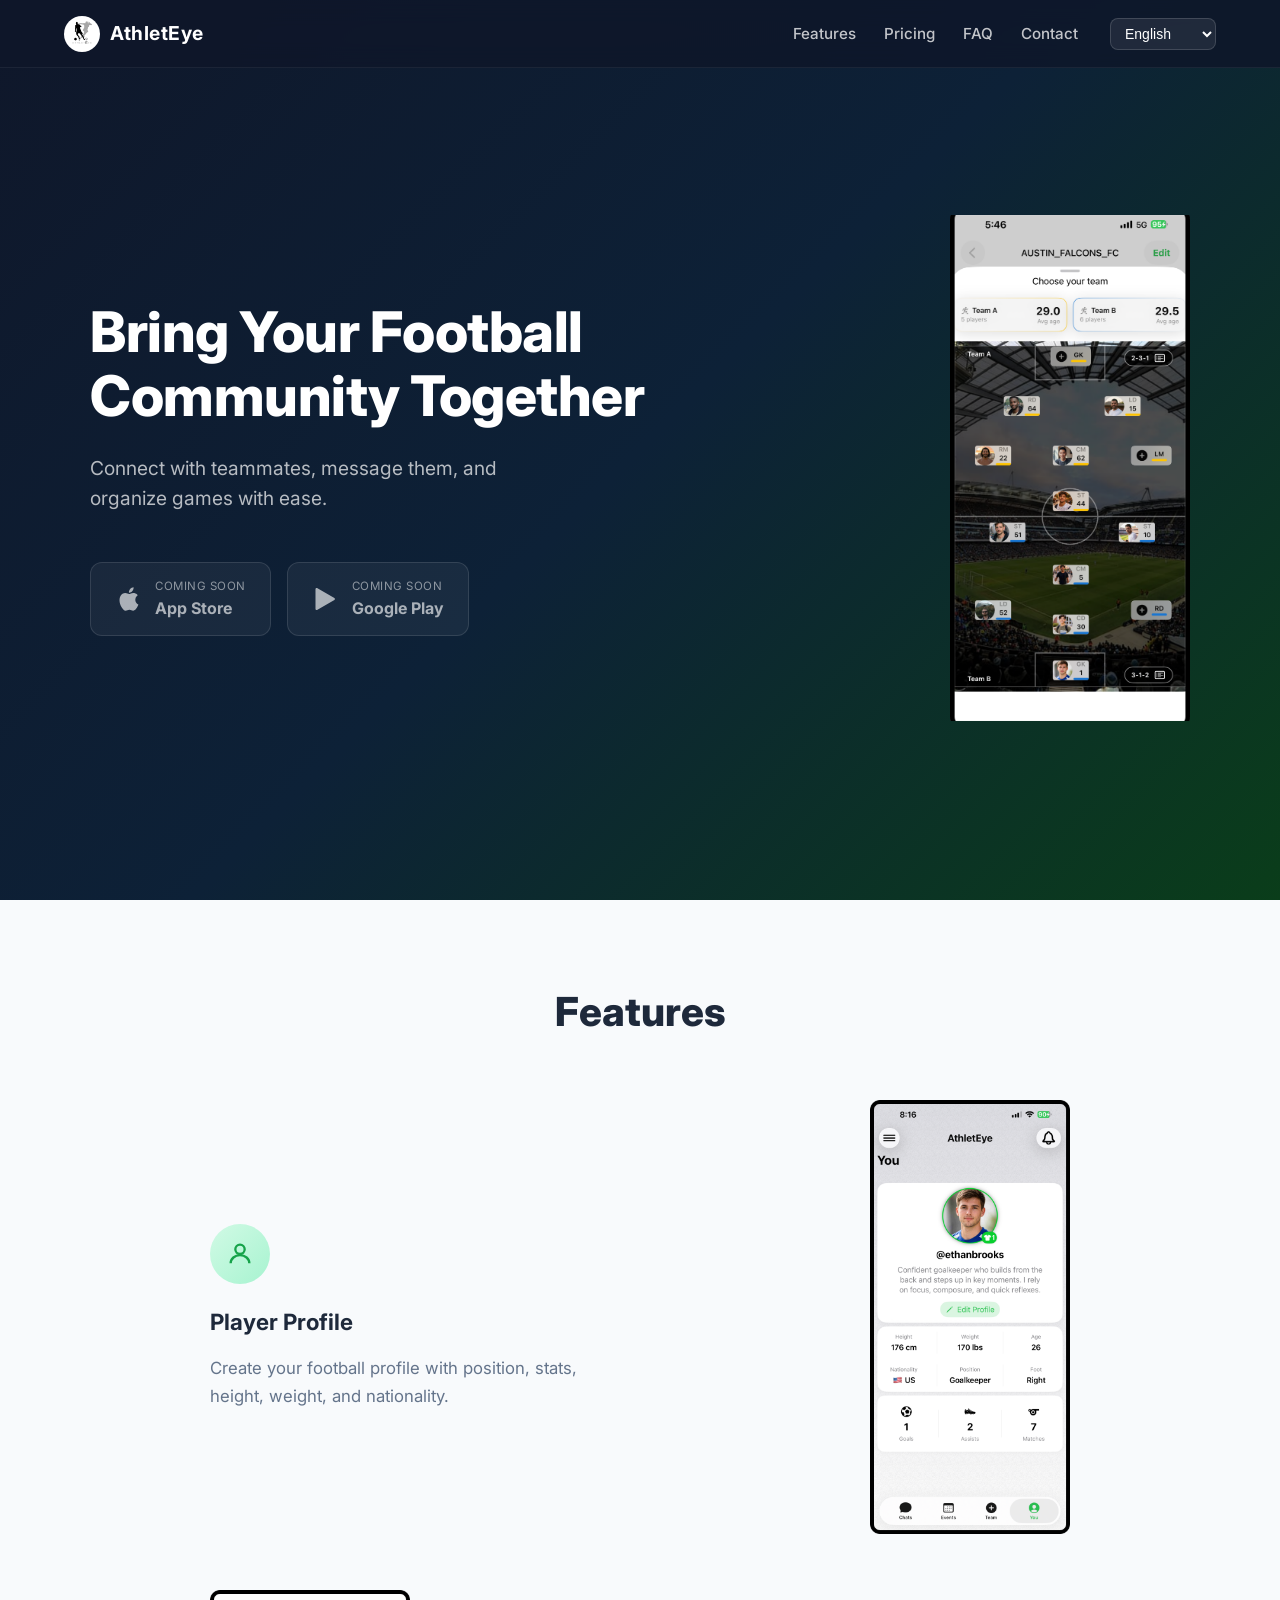
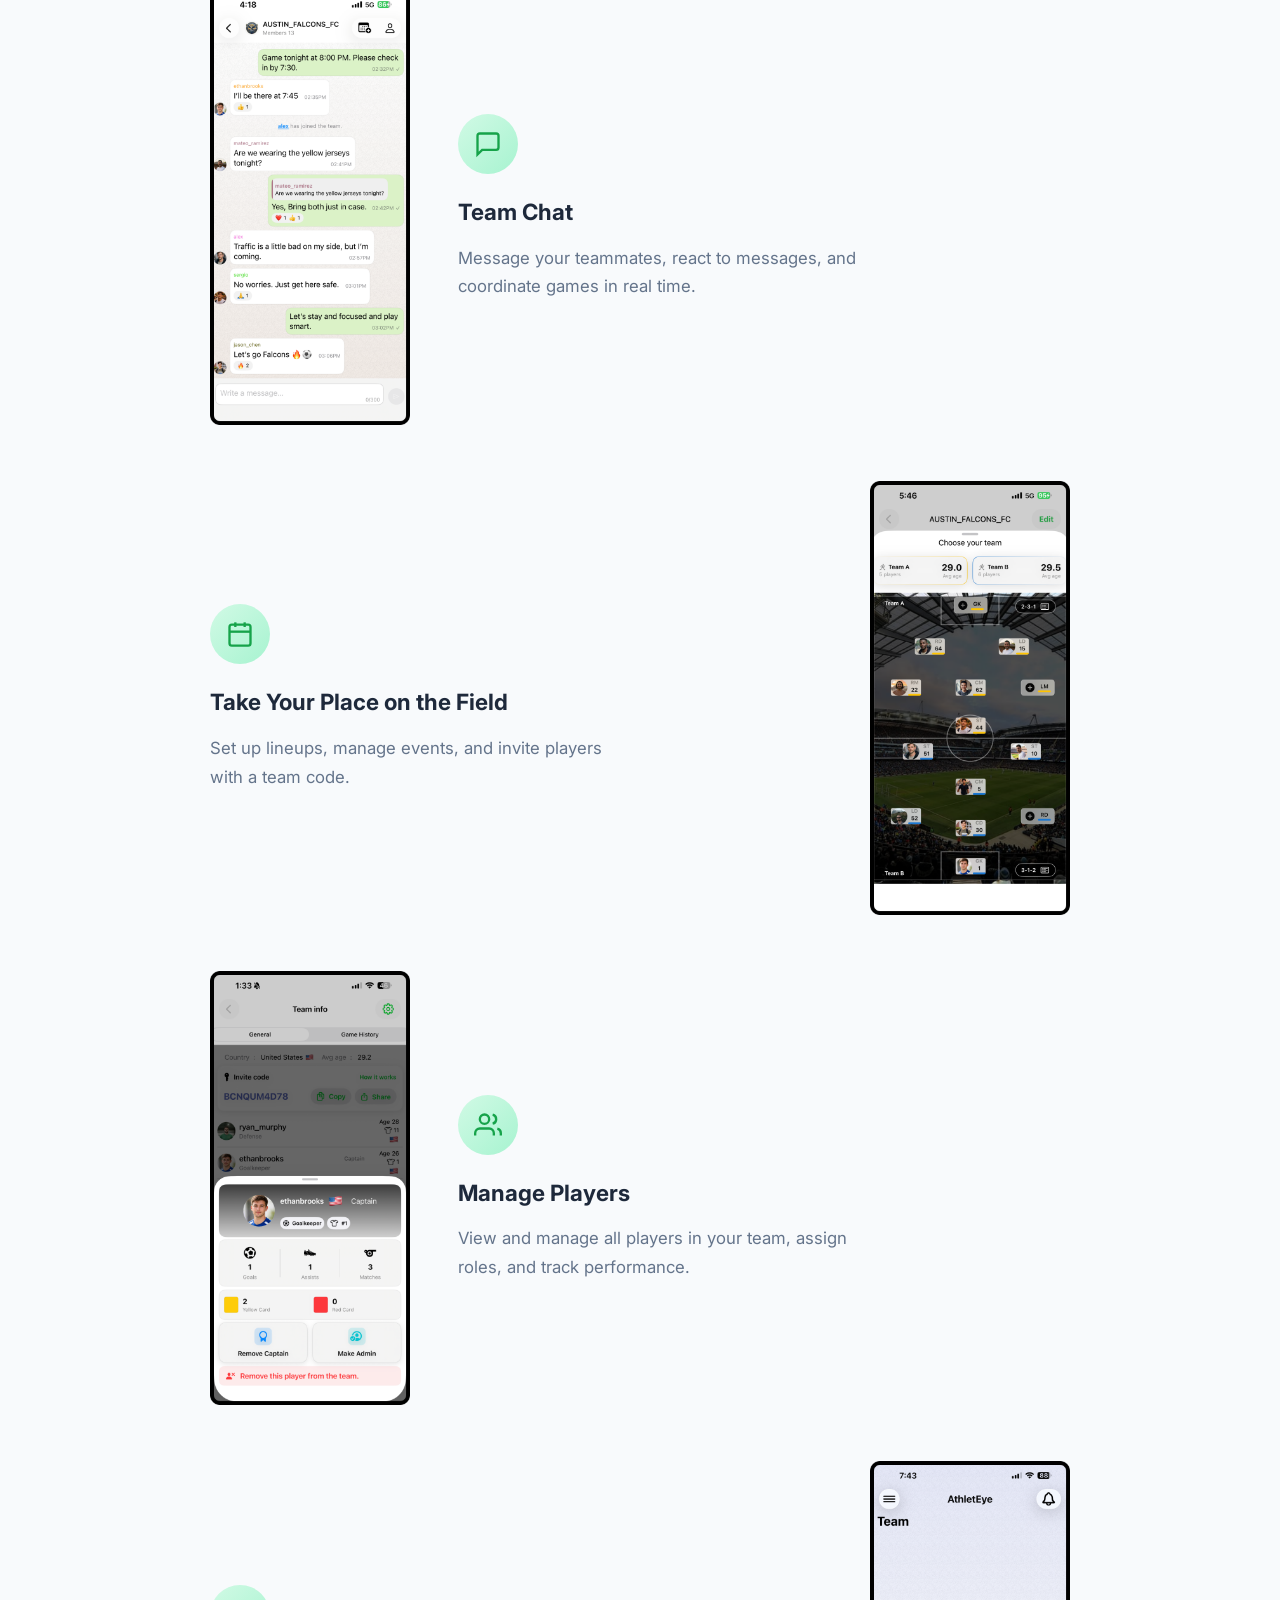
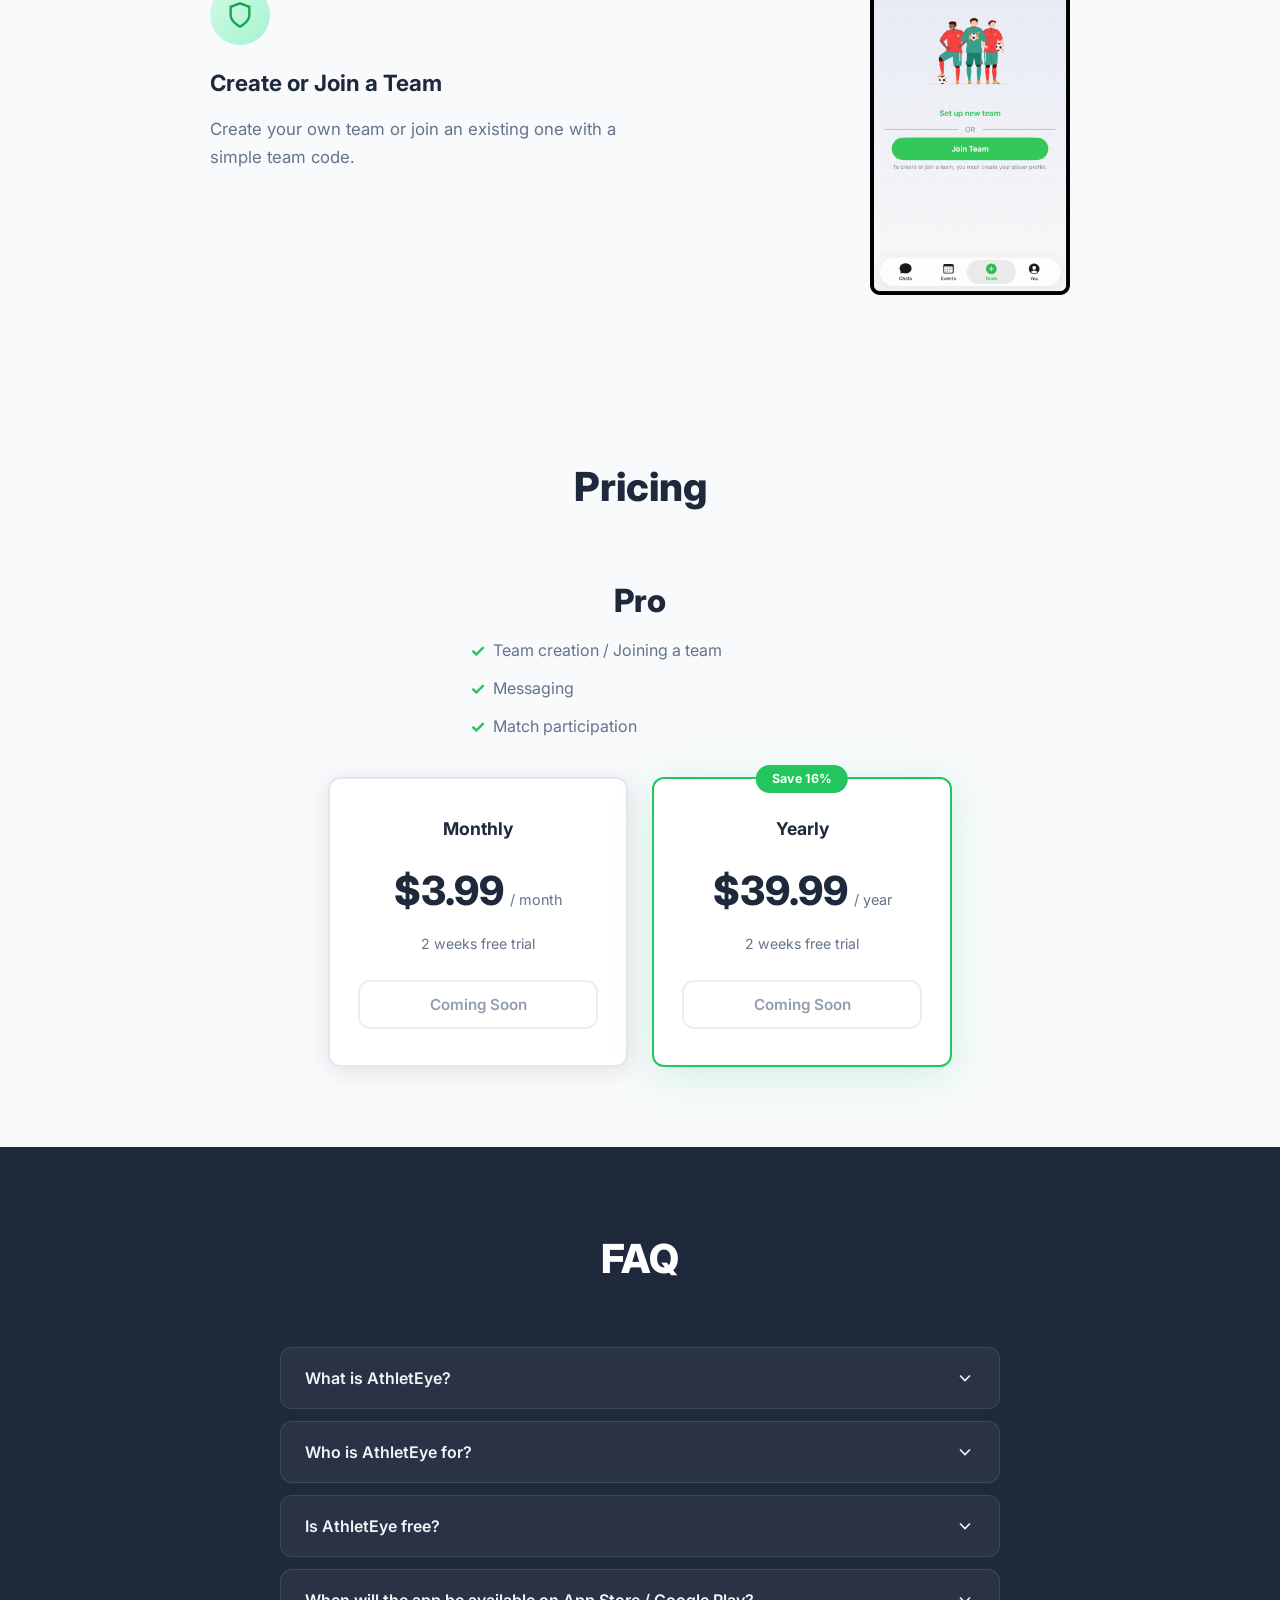
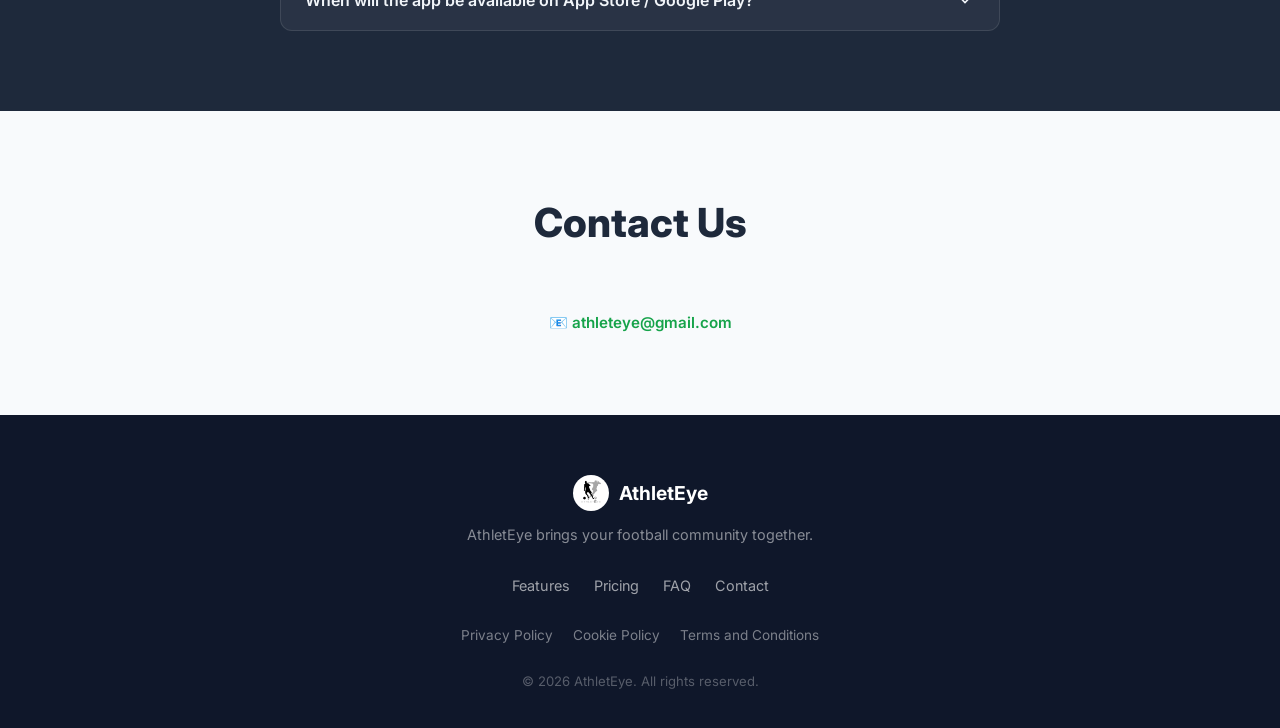
<file: index.html>
<!DOCTYPE html>
<html lang="en">
<head>
    <meta charset="UTF-8">
    <meta name="viewport" content="width=device-width, initial-scale=1.0">
    <title>AthletEye – Football Community App</title>
    <link rel="stylesheet" href="styles.css">
    <link rel="preconnect" href="https://fonts.googleapis.com">
    <link rel="preconnect" href="https://fonts.gstatic.com" crossorigin>
    <link href="https://fonts.googleapis.com/css2?family=Inter:wght@400;500;600;700;800&display=swap" rel="stylesheet">
</head>
<body>

    <!-- Navbar -->
    <nav id="navbar">
        <div class="nav-inner">
            <a class="nav-brand" href="#">
                <img src="images/appicon.png" alt="AthletEye Logo" class="nav-logo">
                <span class="nav-name">AthletEye</span>
            </a>
            <ul class="nav-links">
                <li><a href="#features" data-i18n="nav.features">Features</a></li>
                <li><a href="#pricing" data-i18n="nav.pricing">Pricing</a></li>
                <li><a href="#faq" data-i18n="nav.faq">FAQ</a></li>
                <li><a href="#contact" data-i18n="nav.contact">Contact</a></li>
            </ul>
            <select id="language-selector" aria-label="Select Language">
                <option value="en">English</option>
                <option value="es">Español</option>
                <option value="tr">Türkçe</option>
                <option value="pt">Português</option>
                <option value="de">Deutsch</option>
                <option value="it">Italiano</option>
                <option value="fr">Français</option>
            </select>
            <button class="nav-toggle" id="nav-toggle" aria-label="Toggle navigation">
                <span></span><span></span><span></span>
            </button>
        </div>
    </nav>

    <!-- Hero Section -->
    <section id="hero">
        <div class="hero-inner">
            <div class="hero-text">
                <h1 class="hero-title" data-i18n="hero.title">Bring Your Football Community Together</h1>
                <p class="hero-subtitle" data-i18n="hero.subtitle">Connect with teammates, message them, and organize games with ease.</p>
                <div class="hero-buttons">
                    <a href="#" class="btn-store btn-store--disabled" aria-disabled="true">
                        <svg class="store-icon" viewBox="0 0 24 24" fill="currentColor" aria-hidden="true"><path d="M18.71 19.5c-.83 1.24-1.71 2.45-3.05 2.47-1.34.03-1.77-.79-3.29-.79-1.53 0-2 .77-3.27.82-1.31.05-2.3-1.32-3.14-2.53C4.25 17 2.94 12.45 4.7 9.39c.87-1.52 2.43-2.48 4.12-2.51 1.28-.02 2.5.87 3.29.87.78 0 2.26-1.07 3.8-.91.65.03 2.47.26 3.64 1.98-.09.06-2.17 1.28-2.15 3.81.03 3.02 2.65 4.03 2.68 4.04-.03.07-.42 1.44-1.38 2.83M13 3.5c.73-.83 1.94-1.46 2.94-1.5.13 1.17-.34 2.35-1.04 3.19-.69.85-1.83 1.51-2.95 1.42-.15-1.15.41-2.35 1.05-3.11z"/></svg>
                        <div class="store-text">
                            <span class="store-label" data-i18n="hero.coming_soon">Coming Soon</span>
                            <span class="store-name" data-i18n="hero.appstore_btn">App Store</span>
                        </div>
                    </a>
                    <a href="#" class="btn-store btn-store--disabled" aria-disabled="true">
                        <svg class="store-icon" viewBox="0 0 24 24" fill="currentColor" aria-hidden="true"><path d="M3 20.5v-17c0-.83 1.01-1.3 1.69-.78l14.5 8.5c.62.36.62 1.21 0 1.57l-14.5 8.5c-.68.51-1.69.04-1.69-.79z"/></svg>
                        <div class="store-text">
                            <span class="store-label" data-i18n="hero.coming_soon">Coming Soon</span>
                            <span class="store-name" data-i18n="hero.googleplay_btn">Google Play</span>
                        </div>
                    </a>
                </div>
            </div>
            <div class="hero-phone-col">
                <div class="hero-phone-frame">
                    <img src="images/chat.png" alt="Team Chat" class="hero-phone-img hero-phone-img--1" loading="eager">
                    <img src="images/formation.png" alt="Formation" class="hero-phone-img hero-phone-img--2" loading="eager">
                </div>
            </div>
        </div>
    </section>

    <!-- Features Section -->
    <section id="features" class="section section--light">
        <div class="container">
            <h2 class="section-title" data-i18n="features.section_title">Features</h2>
            <div class="features-list">
                <div class="feature-row">
                    <div class="feature-row__text">
                        <div class="feature-icon">
                            <svg viewBox="0 0 24 24" fill="none" stroke="currentColor" stroke-width="2" aria-hidden="true"><circle cx="12" cy="8" r="4"/><path d="M4 20c0-4 3.6-7 8-7s8 3 8 7"/></svg>
                        </div>
                        <h3 data-i18n="features.feature1_title">Player Profile</h3>
                        <p data-i18n="features.feature1_desc">Create your football profile with position, stats, height, weight, and nationality.</p>
                    </div>
                    <div class="feature-row__phone">
                        <img src="images/createplayerprofile.png" alt="Player Profile Screen" loading="lazy">
                    </div>
                </div>
                <div class="feature-row feature-row--reverse">
                    <div class="feature-row__text">
                        <div class="feature-icon">
                            <svg viewBox="0 0 24 24" fill="none" stroke="currentColor" stroke-width="2" aria-hidden="true"><path d="M21 15a2 2 0 0 1-2 2H7l-4 4V5a2 2 0 0 1 2-2h14a2 2 0 0 1 2 2z"/></svg>
                        </div>
                        <h3 data-i18n="features.feature2_title">Team Chat</h3>
                        <p data-i18n="features.feature2_desc">Message your teammates, react to messages, and coordinate games in real time.</p>
                    </div>
                    <div class="feature-row__phone">
                        <img src="images/chat.png" alt="Team Chat Screen" loading="lazy">
                    </div>
                </div>
                <div class="feature-row">
                    <div class="feature-row__text">
                        <div class="feature-icon">
                            <svg viewBox="0 0 24 24" fill="none" stroke="currentColor" stroke-width="2" aria-hidden="true"><rect x="3" y="4" width="18" height="18" rx="2"/><line x1="16" y1="2" x2="16" y2="6"/><line x1="8" y1="2" x2="8" y2="6"/><line x1="3" y1="10" x2="21" y2="10"/></svg>
                        </div>
                        <h3 data-i18n="features.feature3_title">Take Your Place on the Field</h3>
                        <p data-i18n="features.feature3_desc">Set up lineups, manage events, and invite players with a team code.</p>
                    </div>
                    <div class="feature-row__phone">
                        <img src="images/formation.png" alt="Formation Screen" loading="lazy">
                    </div>
                </div>
                <div class="feature-row feature-row--reverse">
                    <div class="feature-row__text">
                        <div class="feature-icon">
                            <svg viewBox="0 0 24 24" fill="none" stroke="currentColor" stroke-width="2" aria-hidden="true"><path d="M17 21v-2a4 4 0 0 0-4-4H5a4 4 0 0 0-4 4v2"/><circle cx="9" cy="7" r="4"/><path d="M23 21v-2a4 4 0 0 0-3-3.87"/><path d="M16 3.13a4 4 0 0 1 0 7.75"/></svg>
                        </div>
                        <h3 data-i18n="features.feature4_title">Manage Players</h3>
                        <p data-i18n="features.feature4_desc">View and manage all players in your team, assign roles, and track performance.</p>
                    </div>
                    <div class="feature-row__phone">
                        <img src="images/manageteamplayers.png" alt="Manage Players Screen" loading="lazy">
                    </div>
                </div>
                <div class="feature-row">
                    <div class="feature-row__text">
                        <div class="feature-icon">
                            <svg viewBox="0 0 24 24" fill="none" stroke="currentColor" stroke-width="2" aria-hidden="true"><path d="M12 22s8-4 8-10V5l-8-3-8 3v7c0 6 8 10 8 10z"/></svg>
                        </div>
                        <h3 data-i18n="features.feature5_title">Create or Join a Team</h3>
                        <p data-i18n="features.feature5_desc">Create your own team or join an existing one with a simple team code.</p>
                    </div>
                    <div class="feature-row__phone">
                        <img src="images/createorjointeam.png" alt="Create or Join Team Screen" loading="lazy">
                    </div>
                </div>
            </div>
        </div>
    </section>

    <!-- Pricing Section -->
    <section id="pricing" class="section section--light">
        <div class="container">
            <h2 class="section-title" data-i18n="pricing.section_title">Pricing</h2>
            <div class="pricing-pro-wrapper">
                <h3 class="pricing-pro-title" data-i18n="pricing.pro_title">Pro</h3>
                <ul class="pricing-pro-features">
                    <li data-i18n="pricing.pro_feature1">Team creation / Joining a team</li>
                    <li data-i18n="pricing.pro_feature2">Messaging</li>
                    <li data-i18n="pricing.pro_feature3">Match participation</li>
                </ul>
                <div class="pricing-options">
                    <div class="pricing-option">
                        <h4 class="pricing-option-label" data-i18n="pricing.monthly">Monthly</h4>
                        <div class="pricing-option-price">
                            <span class="price-amount">$3.99</span>
                            <span class="price-period" data-i18n="pricing.per_month">/ month</span>
                        </div>
                        <p class="pricing-option-trial" data-i18n="pricing.free_trial">2 weeks free trial</p>
                        <button class="btn-pricing btn-pricing--coming-soon" disabled>
                            <span data-i18n="pricing.coming_soon">Coming Soon</span>
                        </button>
                    </div>
                    <div class="pricing-option pricing-option--best">
                        <span class="pricing-best-badge" data-i18n="pricing.save_badge">Save 16%</span>
                        <h4 class="pricing-option-label" data-i18n="pricing.yearly">Yearly</h4>
                        <div class="pricing-option-price">
                            <span class="price-amount">$39.99</span>
                            <span class="price-period" data-i18n="pricing.per_year">/ year</span>
                        </div>
                        <p class="pricing-option-trial" data-i18n="pricing.free_trial">2 weeks free trial</p>
                        <button class="btn-pricing btn-pricing--coming-soon" disabled>
                            <span data-i18n="pricing.coming_soon">Coming Soon</span>
                        </button>
                    </div>
                </div>
            </div>
        </div>
    </section>

    <!-- FAQ Section -->
    <section id="faq" class="section section--dark">
        <div class="container container--narrow">
            <h2 class="section-title" data-i18n="faq.section_title">FAQ</h2>
            <div class="faq-list">
                <div class="faq-item">
                    <button class="faq-question" aria-expanded="false">
                        <span data-i18n="faq.q1">What is AthletEye?</span>
                        <svg class="faq-chevron" viewBox="0 0 24 24" fill="none" stroke="currentColor" stroke-width="2" aria-hidden="true"><polyline points="6 9 12 15 18 9"/></svg>
                    </button>
                    <div class="faq-answer">
                        <p data-i18n="faq.a1">AthletEye is a football community app for iOS and Android that helps players connect with teammates, organize games, and manage teams.</p>
                    </div>
                </div>
                <div class="faq-item">
                    <button class="faq-question" aria-expanded="false">
                        <span data-i18n="faq.q2">Who is AthletEye for?</span>
                        <svg class="faq-chevron" viewBox="0 0 24 24" fill="none" stroke="currentColor" stroke-width="2" aria-hidden="true"><polyline points="6 9 12 15 18 9"/></svg>
                    </button>
                    <div class="faq-answer">
                        <p data-i18n="faq.a2">AthletEye is designed for football players aged 13 and above who want to stay connected with their team.</p>
                    </div>
                </div>
                <div class="faq-item">
                    <button class="faq-question" aria-expanded="false">
                        <span data-i18n="faq.q3">Is AthletEye free?</span>
                        <svg class="faq-chevron" viewBox="0 0 24 24" fill="none" stroke="currentColor" stroke-width="2" aria-hidden="true"><polyline points="6 9 12 15 18 9"/></svg>
                    </button>
                    <div class="faq-answer">
                        <p data-i18n="faq.a3">Yes, AthletEye offers a free plan with essential features. Pro and Elite plans are available for advanced functionality.</p>
                    </div>
                </div>
                <div class="faq-item">
                    <button class="faq-question" aria-expanded="false">
                        <span data-i18n="faq.q4">When will the app be available on App Store / Google Play?</span>
                        <svg class="faq-chevron" viewBox="0 0 24 24" fill="none" stroke="currentColor" stroke-width="2" aria-hidden="true"><polyline points="6 9 12 15 18 9"/></svg>
                    </button>
                    <div class="faq-answer">
                        <p data-i18n="faq.a4">AthletEye is coming soon to both the App Store and Google Play. Stay tuned for the official release!</p>
                    </div>
                </div>
            </div>
        </div>
    </section>

    <!-- Contact Section -->
    <section id="contact" class="section section--light">
        <div class="container container--narrow">
            <h2 class="section-title" data-i18n="contact.section_title">Contact Us</h2>
            <p class="contact-email">📧 <a href="mailto:athleteye@gmail.com">athleteye@gmail.com</a></p>
        </div>
    </section>

    <!-- Footer -->
    <footer id="footer">
        <div class="footer-inner">
            <div class="footer-brand">
                <img src="images/appicon.png" alt="AthletEye Logo" class="footer-logo">
                <span class="footer-name">AthletEye</span>
            </div>
            <p class="footer-tagline" data-i18n="footer.tagline">AthletEye brings your football community together.</p>
            <nav class="footer-nav" aria-label="Footer navigation">
                <a href="#features" data-i18n="nav.features">Features</a>
                <a href="#pricing" data-i18n="nav.pricing">Pricing</a>
                <a href="#faq" data-i18n="nav.faq">FAQ</a>
                <a href="#contact" data-i18n="nav.contact">Contact</a>
            </nav>
            <div class="footer-legal">
                <a href="https://www.iubenda.com/privacy-policy/13746302" class="iubenda-white no-brand iubenda-embed" title="Privacy Policy">Privacy Policy</a>
                <a href="https://www.iubenda.com/privacy-policy/13746302/cookie-policy" class="iubenda-white no-brand iubenda-embed" title="Cookie Policy">Cookie Policy</a>
                <a href="https://www.iubenda.com/terms-and-conditions/13746302" class="iubenda-white no-brand iubenda-embed" title="Terms and Conditions">Terms and Conditions</a>
            </div>
            <p class="footer-rights" data-i18n="footer.rights">© 2026 AthletEye. All rights reserved.</p>
        </div>
    </footer>

    <script type="text/javascript">
        (function (w,d) {
            var loader = function () {
                var s = d.createElement("script"), tag = d.getElementsByTagName("script")[0];
                s.src = "https://cdn.iubenda.com/iubenda.js";
                tag.parentNode.insertBefore(s, tag);
            };
            if (w.addEventListener) { w.addEventListener("load", loader, false); }
            else if (w.attachEvent) { w.attachEvent("onload", loader); }
            else { w.onload = loader; }
        })(window, document);
    </script>
    <script src="script.js"></script>
</body>
</html>
</file>
<file: styles.css>
/* ===========================
   CSS Custom Properties
   =========================== */
:root {
    --green: #22C55E;
    --green-dark: #16A34A;
    --bg-hero: #0F172A;
    --bg-dark: #1E293B;
    --bg-light: #F8FAFC;
    --text-dark: #1E293B;
    --text-light: #F1F5F9;
    --text-muted: #64748B;
    --border: #E2E8F0;
    --radius: 12px;
    --shadow: 0 4px 24px rgba(0,0,0,0.10);
    --shadow-lg: 0 8px 40px rgba(0,0,0,0.18);
    --nav-height: 68px;
    --transition: 0.25s ease;
    --font: 'Inter', system-ui, -apple-system, sans-serif;
}

/* ===========================
   Reset & Base
   =========================== */
*, *::before, *::after { box-sizing: border-box; margin: 0; padding: 0; }

html { scroll-behavior: smooth; }

body {
    font-family: var(--font);
    color: var(--text-dark);
    background: var(--bg-light);
    line-height: 1.6;
    overflow-x: hidden;
}

img { max-width: 100%; display: block; }

a { color: inherit; text-decoration: none; }

button { cursor: pointer; font-family: var(--font); }

/* ===========================
   Navbar
   =========================== */
#navbar {
    position: fixed;
    top: 0; left: 0; right: 0;
    z-index: 100;
    height: var(--nav-height);
    background: rgba(15, 23, 42, 0.85);
    backdrop-filter: blur(12px);
    -webkit-backdrop-filter: blur(12px);
    border-bottom: 1px solid rgba(255,255,255,0.06);
    transition: transform var(--transition), background var(--transition);
}

#navbar.nav-hidden { transform: translateY(-100%); }

.nav-inner {
    max-width: 1200px;
    margin: 0 auto;
    padding: 0 24px;
    height: 100%;
    display: flex;
    align-items: center;
    gap: 32px;
}

.nav-brand {
    display: flex;
    align-items: center;
    gap: 10px;
    flex-shrink: 0;
}

.nav-logo { width: 36px; height: 36px; border-radius: 50%; object-fit: cover; }

.nav-name {
    font-size: 1.2rem;
    font-weight: 700;
    color: #fff;
    letter-spacing: 0.5px;
}

.nav-links {
    display: flex;
    list-style: none;
    gap: 28px;
    margin-left: auto;
}

.nav-links a {
    color: rgba(255,255,255,0.75);
    font-size: 0.95rem;
    font-weight: 500;
    transition: color var(--transition);
}

.nav-links a:hover { color: var(--green); }

#language-selector {
    background: rgba(255,255,255,0.08);
    border: 1px solid rgba(255,255,255,0.15);
    color: #fff;
    padding: 6px 10px;
    border-radius: 8px;
    font-size: 0.875rem;
    cursor: pointer;
    outline: none;
    flex-shrink: 0;
}

#language-selector:focus { border-color: var(--green); }

#language-selector option { background: var(--bg-dark); color: #fff; }

.nav-toggle {
    display: none;
    flex-direction: column;
    gap: 5px;
    background: none;
    border: none;
    padding: 4px;
    margin-left: auto;
}

.nav-toggle span {
    display: block;
    width: 24px;
    height: 2px;
    background: #fff;
    border-radius: 2px;
    transition: var(--transition);
}

/* ===========================
   Sections common
   =========================== */
.section { padding: 80px 24px; }

.section--light { background: var(--bg-light); color: var(--text-dark); }

.section--dark { background: var(--bg-dark); color: var(--text-light); }

.container {
    max-width: 1100px;
    margin: 0 auto;
}

.container--narrow { max-width: 720px; }

.section-title {
    text-align: center;
    font-size: clamp(1.75rem, 4vw, 2.5rem);
    font-weight: 800;
    margin-bottom: 56px;
}

.section--dark .section-title { color: #fff; }

.section--light .section-title { color: var(--text-dark); }

/* ===========================
   Hero Section
   =========================== */
#hero {
    min-height: 100vh;
    background: linear-gradient(135deg, var(--bg-hero) 0%, #0d2137 50%, #0a3d1a 100%);
    display: flex;
    align-items: center;
    justify-content: center;
    padding: calc(var(--nav-height) + 48px) 24px 80px;
}

.hero-inner {
    max-width: 1100px;
    width: 100%;
    margin: 0 auto;
    display: flex;
    align-items: center;
    gap: 64px;
}

.hero-text {
    flex: 1;
    min-width: 0;
}

.hero-title {
    font-size: clamp(2rem, 5vw, 3.5rem);
    font-weight: 800;
    color: #fff;
    line-height: 1.15;
    margin-bottom: 24px;
    letter-spacing: -0.5px;
}

.hero-subtitle {
    font-size: clamp(1rem, 2.5vw, 1.2rem);
    color: rgba(255,255,255,0.7);
    margin-bottom: 48px;
    max-width: 480px;
}

.hero-buttons {
    display: flex;
    gap: 16px;
    flex-wrap: wrap;
}

.hero-phone-col {
    flex-shrink: 0;
    display: flex;
    justify-content: center;
}

.hero-phone-frame {
    width: 240px;
    position: relative;
    overflow: hidden;
    aspect-ratio: 9/19;
}

.hero-phone-img {
    position: absolute;
    top: 0; left: 0;
    width: 100%;
    height: 100%;
    object-fit: cover;
    will-change: opacity;
}

.hero-phone-img--1 {
    animation: heroFade1 6s ease-in-out infinite;
}

.hero-phone-img--2 {
    animation: heroFade2 6s ease-in-out infinite;
}

@keyframes heroFade1 {
    0%   { opacity: 1; }
    40%  { opacity: 1; }
    50%  { opacity: 0; }
    90%  { opacity: 0; }
    100% { opacity: 1; }
}

@keyframes heroFade2 {
    0%   { opacity: 0; }
    40%  { opacity: 0; }
    50%  { opacity: 1; }
    90%  { opacity: 1; }
    100% { opacity: 0; }
}

.btn-store {
    display: flex;
    align-items: center;
    gap: 12px;
    background: rgba(255,255,255,0.08);
    border: 1px solid rgba(255,255,255,0.18);
    color: #fff;
    padding: 14px 24px;
    border-radius: var(--radius);
    min-width: 180px;
    transition: background var(--transition), transform var(--transition);
    text-align: left;
}

.btn-store:hover { background: rgba(255,255,255,0.14); transform: translateY(-2px); }

.btn-store--disabled {
    opacity: 0.65;
    pointer-events: none;
    cursor: not-allowed;
}

.store-icon { width: 28px; height: 28px; flex-shrink: 0; }

.store-text { display: flex; flex-direction: column; }

.store-label { font-size: 0.72rem; opacity: 0.8; text-transform: uppercase; letter-spacing: 0.5px; }

.store-name { font-size: 1rem; font-weight: 700; }

/* ===========================
   Features Section
   =========================== */
.features-list {
    display: flex;
    flex-direction: column;
    gap: 56px;
}

.feature-row {
    display: grid;
    grid-template-columns: 1fr 200px;
    align-items: center;
    gap: 48px;
    max-width: 860px;
    margin: 0 auto;
    width: 100%;
    opacity: 0;
    transform: translateY(40px);
    transition: opacity 0.6s ease, transform 0.6s ease;
}
.feature-row.visible {
    opacity: 1;
    transform: translateY(0);
}
.feature-row:nth-child(1) { transition-delay: 0s; }
.feature-row:nth-child(2) { transition-delay: 0.1s; }
.feature-row:nth-child(3) { transition-delay: 0.15s; }
.feature-row:nth-child(4) { transition-delay: 0.2s; }
.feature-row:nth-child(5) { transition-delay: 0.25s; }

.feature-row--reverse {
    grid-template-columns: 200px 1fr;
}
.feature-row--reverse .feature-row__phone {
    order: -1;
}

.feature-row__text {
    min-width: 0;
}

.feature-row__phone {
    display: flex;
    justify-content: center;
    align-items: center;
}

.feature-icon {
    width: 60px;
    height: 60px;
    background: linear-gradient(135deg, #d1fae5, #a7f3d0);
    border-radius: 50%;
    display: flex;
    align-items: center;
    justify-content: center;
    margin-bottom: 20px;
}

.feature-icon svg {
    width: 28px;
    height: 28px;
    stroke: var(--green-dark);
}

.feature-row__text h3 {
    font-size: 1.4rem;
    font-weight: 700;
    margin-bottom: 14px;
    color: var(--text-dark);
}

.feature-row__text p {
    color: var(--text-muted);
    font-size: 1.05rem;
    line-height: 1.7;
    max-width: 420px;
}

/* ===========================
   Feature Row Phone Images
   =========================== */
.feature-row__phone img {
    width: 200px;
    height: auto;
    display: block;
}

.pricing-option,
.faq-item {
    opacity: 0;
    transform: translateY(24px);
    transition: opacity 0.5s ease, transform 0.5s ease;
}
.pricing-option.visible,
.faq-item.visible {
    opacity: 1;
    transform: translateY(0);
}
.pricing-option:nth-child(1) { transition-delay: 0s; }
.pricing-option:nth-child(2) { transition-delay: 0.12s; }
.faq-item:nth-child(1) { transition-delay: 0s; }
.faq-item:nth-child(2) { transition-delay: 0.08s; }
.faq-item:nth-child(3) { transition-delay: 0.16s; }
.faq-item:nth-child(4) { transition-delay: 0.24s; }

/* ===========================
   Pricing Section
   =========================== */
.pricing-pro-wrapper {
    max-width: 700px;
    margin: 0 auto;
    text-align: center;
}

.pricing-pro-title {
    font-size: 2rem;
    font-weight: 800;
    color: var(--text-dark);
    margin-bottom: 10px;
}

.pricing-pro-desc {
    color: var(--text-muted);
    font-size: 1rem;
    margin-bottom: 0;
}

.pricing-pro-features {
    list-style: none;
    padding: 0;
    margin: 0 auto 36px;
    display: flex;
    flex-direction: column;
    gap: 10px;
    max-width: 340px;
}

.pricing-pro-features li {
    color: var(--text-muted);
    font-size: 1rem;
    display: flex;
    align-items: center;
    gap: 8px;
}

.pricing-pro-features li::before {
    content: '✓';
    color: var(--green);
    font-weight: 700;
    font-size: 1.1rem;
    flex-shrink: 0;
}

.pricing-options {
    display: flex;
    gap: 24px;
    justify-content: center;
}

.pricing-option {
    flex: 1;
    max-width: 300px;
    background: #fff;
    border-radius: var(--radius);
    padding: 36px 28px;
    box-shadow: var(--shadow);
    border: 2px solid var(--border);
    text-align: center;
    position: relative;
    transition: transform var(--transition), box-shadow var(--transition);
}

.pricing-option:hover { transform: translateY(-4px); box-shadow: var(--shadow-lg); }

.pricing-option--best {
    border-color: var(--green);
    box-shadow: 0 8px 40px rgba(34,197,94,0.18);
}

.pricing-best-badge {
    position: absolute;
    top: -14px;
    left: 50%;
    transform: translateX(-50%);
    background: var(--green);
    color: #fff;
    font-size: 0.78rem;
    font-weight: 700;
    padding: 4px 16px;
    border-radius: 20px;
    white-space: nowrap;
    letter-spacing: 0.3px;
}

.pricing-option-label {
    font-size: 1.1rem;
    font-weight: 700;
    color: var(--text-dark);
    margin-bottom: 16px;
}

.pricing-option-price {
    margin-bottom: 10px;
}

.price-amount {
    font-size: 2.5rem;
    font-weight: 800;
    color: var(--text-dark);
}

.price-period {
    font-size: 0.9rem;
    color: var(--text-muted);
    margin-left: 2px;
}

.pricing-option-trial {
    color: var(--text-muted);
    font-size: 0.88rem;
    margin-bottom: 24px;
}

.btn-pricing {
    width: 100%;
    padding: 13px 0;
    border-radius: var(--radius);
    font-size: 0.95rem;
    font-weight: 600;
    border: 2px solid var(--green);
    background: var(--green);
    color: #fff;
    transition: background var(--transition), color var(--transition), transform var(--transition);
}

.btn-pricing:hover:not(:disabled) {
    background: var(--green-dark);
    border-color: var(--green-dark);
    transform: translateY(-1px);
}

.btn-pricing--coming-soon {
    background: transparent;
    color: var(--text-muted);
    border-color: var(--border);
    cursor: not-allowed;
    opacity: 0.7;
}

/* ===========================
   FAQ Section
   =========================== */
.faq-list { display: flex; flex-direction: column; gap: 12px; }

.faq-item {
    background: rgba(255,255,255,0.05);
    border: 1px solid rgba(255,255,255,0.1);
    border-radius: var(--radius);
    overflow: hidden;
}

.faq-question {
    width: 100%;
    background: none;
    border: none;
    color: var(--text-light);
    padding: 20px 24px;
    display: flex;
    justify-content: space-between;
    align-items: center;
    font-size: 1rem;
    font-weight: 600;
    text-align: left;
    gap: 12px;
    transition: color var(--transition);
}

.faq-question:hover { color: var(--green); }

.faq-question[aria-expanded="true"] { color: var(--green); }

.faq-chevron {
    width: 20px;
    height: 20px;
    flex-shrink: 0;
    transition: transform 0.3s ease;
    stroke: currentColor;
}

.faq-question[aria-expanded="true"] .faq-chevron { transform: rotate(180deg); }

.faq-answer {
    max-height: 0;
    overflow: hidden;
    transition: max-height 0.35s ease, padding 0.35s ease;
}

.faq-answer.open { max-height: 200px; }

.faq-answer p {
    padding: 0 24px 20px;
    color: rgba(255,255,255,0.65);
    font-size: 0.95rem;
    line-height: 1.7;
}

/* ===========================
   Contact Section
   =========================== */
.contact-email {
    text-align: center;
    margin-top: 28px;
    color: var(--text-muted);
    font-size: 0.95rem;
}

.contact-email a {
    color: var(--green-dark);
    font-weight: 600;
    transition: opacity var(--transition);
}

.contact-email a:hover { opacity: 0.75; }

/* ===========================
   Footer
   =========================== */
#footer {
    background: var(--bg-hero);
    color: var(--text-light);
    padding: 60px 24px 36px;
}

.footer-inner {
    max-width: 1100px;
    margin: 0 auto;
    text-align: center;
}

.footer-brand {
    display: flex;
    align-items: center;
    justify-content: center;
    gap: 10px;
    margin-bottom: 12px;
}

.footer-logo { width: 36px; height: 36px; border-radius: 50%; object-fit: cover; }

.footer-name { font-size: 1.2rem; font-weight: 700; color: #fff; }

.footer-tagline {
    color: rgba(255,255,255,0.5);
    font-size: 0.9rem;
    margin-bottom: 28px;
}

.footer-nav {
    display: flex;
    flex-wrap: wrap;
    justify-content: center;
    gap: 8px 24px;
    margin-bottom: 28px;
}

.footer-nav a {
    color: rgba(255,255,255,0.6);
    font-size: 0.9rem;
    transition: color var(--transition);
}

.footer-nav a:hover { color: var(--green); }

.footer-legal {
    display: flex;
    flex-wrap: wrap;
    justify-content: center;
    gap: 8px 20px;
    margin-bottom: 24px;
}

.footer-legal a {
    color: rgba(255,255,255,0.45);
    font-size: 0.85rem;
    transition: color var(--transition);
}

.footer-legal a:hover { color: rgba(255,255,255,0.8); }

.footer-rights {
    color: rgba(255,255,255,0.3);
    font-size: 0.82rem;
}

/* ===========================
   Responsive / Mobile
   =========================== */
@media (max-width: 900px) {
    .hero-inner {
        flex-direction: column;
        text-align: center;
        gap: 48px;
    }

    .hero-subtitle { margin-left: auto; margin-right: auto; }

    .hero-buttons { justify-content: center; }

    .feature-row,
    .feature-row--reverse {
        grid-template-columns: 1fr;
        text-align: center;
        gap: 24px;
    }
    .feature-row--reverse .feature-row__phone {
        order: 0;
    }
    .feature-row .feature-row__phone,
    .feature-row--reverse .feature-row__phone {
        order: -1;
    }

    .feature-row__text p { max-width: 100%; }

    .feature-icon { margin-left: auto; margin-right: auto; }

    .pricing-options {
        flex-direction: column;
        align-items: center;
    }

    .pricing-option { max-width: 340px; width: 100%; }
}

@media (max-width: 768px) {
    .nav-links { display: none; flex-direction: column; }
    .nav-links.open {
        display: flex;
        position: absolute;
        top: var(--nav-height);
        left: 0; right: 0;
        background: rgba(15,23,42,0.97);
        padding: 16px 24px 24px;
        gap: 16px;
        border-bottom: 1px solid rgba(255,255,255,0.08);
    }
    .nav-toggle { display: flex; }
    .nav-inner { flex-wrap: wrap; position: relative; }
    #language-selector { order: 2; }
    .nav-toggle { order: 3; }
    .section { padding: 72px 16px; }
    .feature-row__phone img { width: 180px; }
    .hero-phone-frame { width: 200px; }
}

@media (max-width: 480px) {
    .hero-buttons { flex-direction: column; align-items: center; }
    .btn-store { min-width: 220px; justify-content: center; }
}
</file>
